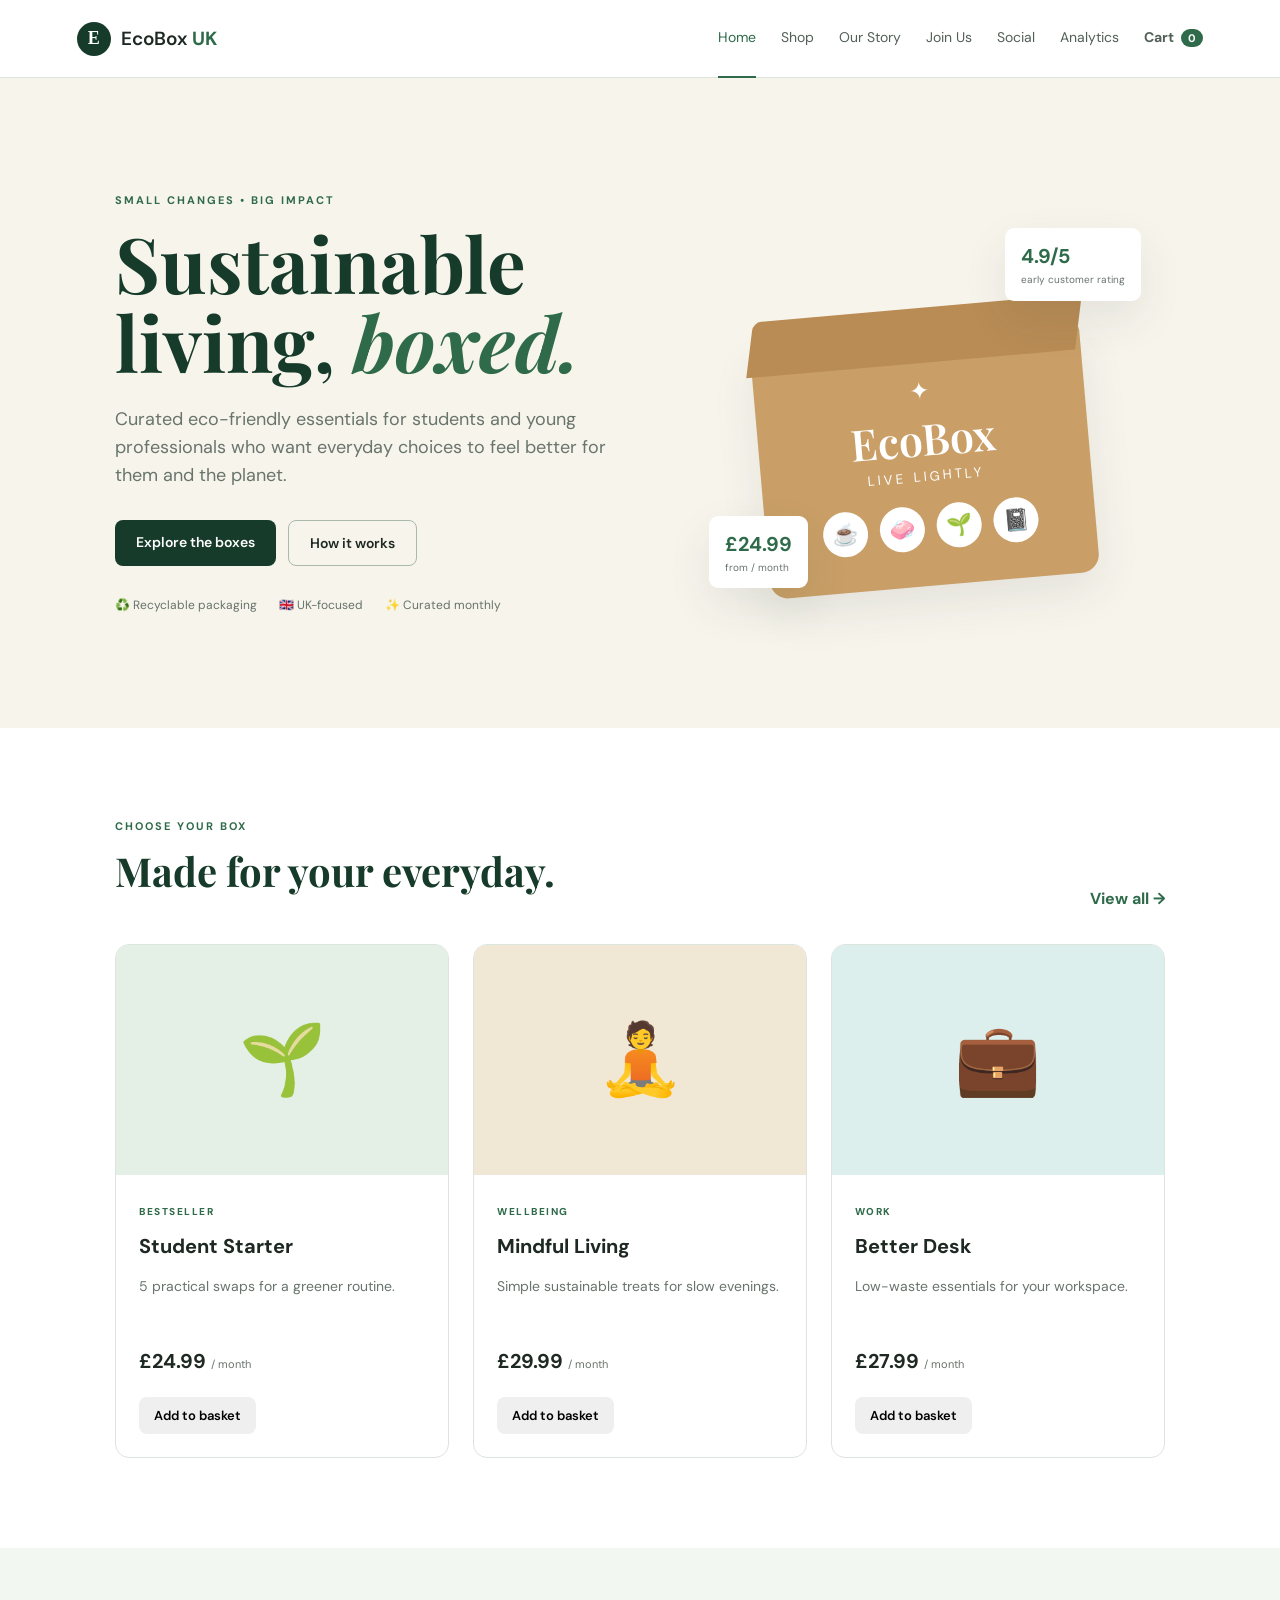
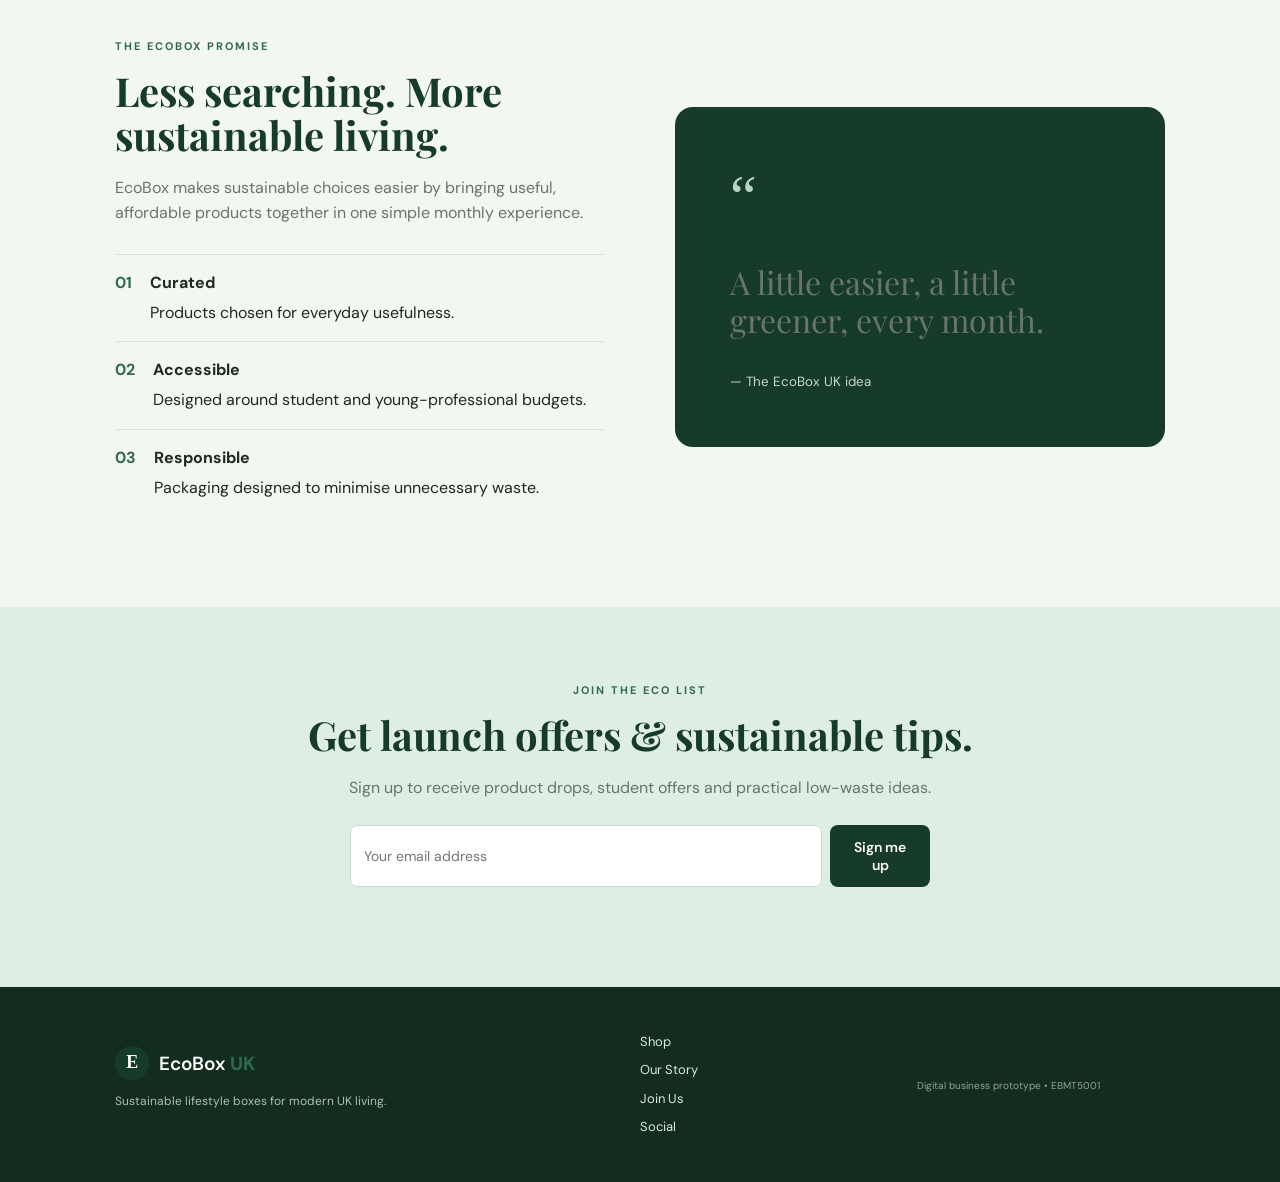
<file: index.html>
<!DOCTYPE html>
<html lang="en">
<head>
<meta charset="UTF-8"><meta name="viewport" content="width=device-width,initial-scale=1.0">
<title>EcoBox UK | Sustainable Lifestyle Boxes</title>
<link rel="stylesheet" href="style.css">
</head>
<body>
<header class="site-header">
  <a class="brand" href="index.html"><span class="brand-mark">E</span><span>EcoBox <b>UK</b></span></a>
  <button class="menu-toggle" aria-label="Open menu">☰</button>
  <nav class="nav">
    <a class="active" href="index.html">Home</a><a href="shop.html">Shop</a><a href="about.html">Our Story</a>
    <a href="signup.html">Join Us</a><a href="social.html">Social</a><a href="analytics.html">Analytics</a>
    <a class="cart-link" href="cart.html">Cart <span id="cart-count">0</span></a>
  </nav>
</header>

<main>
<section class="hero">
  <div class="hero-copy">
    <span class="eyebrow">SMALL CHANGES • BIG IMPACT</span>
    <h1>Sustainable living, <em>boxed.</em></h1>
    <p>Curated eco-friendly essentials for students and young professionals who want everyday choices to feel better for them and the planet.</p>
    <div class="hero-actions"><a class="btn primary" href="shop.html">Explore the boxes</a><a class="btn secondary" href="about.html">How it works</a></div>
    <div class="trust-row"><span>♻️ Recyclable packaging</span><span>🇬🇧 UK-focused</span><span>✨ Curated monthly</span></div>
  </div>
  <div class="hero-art">
    <div class="box-shadow"></div><div class="eco-box"><span class="leaf">✦</span><strong>EcoBox</strong><small>LIVE LIGHTLY</small><div class="box-items"><i>☕</i><i>🧼</i><i>🌱</i><i>📓</i></div></div>
    <div class="floating-card fc1"><b>4.9/5</b><small>early customer rating</small></div>
    <div class="floating-card fc2"><b>£24.99</b><small>from / month</small></div>
  </div>
</section>

<section class="section">
  <div class="section-heading"><div><span class="eyebrow">CHOOSE YOUR BOX</span><h2>Made for your everyday.</h2></div><a href="shop.html" class="text-link">View all →</a></div>
  <div class="product-grid">
    <article class="product-card"><div class="product-visual sage">🌱</div><div class="product-info"><span class="tag">BESTSELLER</span><h3>Student Starter</h3><p>5 practical swaps for a greener routine.</p><div class="price">£24.99 <small>/ month</small></div><button class="btn small add-cart" data-name="Student Starter" data-price="24.99">Add to basket</button></div></article>
    <article class="product-card"><div class="product-visual sand">🧘</div><div class="product-info"><span class="tag">WELLBEING</span><h3>Mindful Living</h3><p>Simple sustainable treats for slow evenings.</p><div class="price">£29.99 <small>/ month</small></div><button class="btn small add-cart" data-name="Mindful Living" data-price="29.99">Add to basket</button></div></article>
    <article class="product-card"><div class="product-visual mint">💼</div><div class="product-info"><span class="tag">WORK</span><h3>Better Desk</h3><p>Low-waste essentials for your workspace.</p><div class="price">£27.99 <small>/ month</small></div><button class="btn small add-cart" data-name="Better Desk" data-price="27.99">Add to basket</button></div></article>
  </div>
</section>

<section class="split-section">
  <div><span class="eyebrow">THE ECOBOX PROMISE</span><h2>Less searching. More sustainable living.</h2><p>EcoBox makes sustainable choices easier by bringing useful, affordable products together in one simple monthly experience.</p><div class="feature-list"><div><b>01</b><span><strong>Curated</strong> Products chosen for everyday usefulness.</span></div><div><b>02</b><span><strong>Accessible</strong> Designed around student and young-professional budgets.</span></div><div><b>03</b><span><strong>Responsible</strong> Packaging designed to minimise unnecessary waste.</span></div></div></div>
  <div class="quote-card"><span>“</span><p>A little easier, a little greener, every month.</p><small>— The EcoBox UK idea</small></div>
</section>

<section class="newsletter">
  <div><span class="eyebrow">JOIN THE ECO LIST</span><h2>Get launch offers & sustainable tips.</h2><p>Sign up to receive product drops, student offers and practical low-waste ideas.</p>
  <form class="signup-form" onsubmit="return saveSignup(event)"><input id="home-email" type="email" placeholder="Your email address" required><button class="btn primary">Sign me up</button></form><div id="signup-message" class="form-message"></div></div>
</section>
</main>
<footer><div><a class="brand" href="index.html"><span class="brand-mark">E</span><span>EcoBox <b>UK</b></span></a><p>Sustainable lifestyle boxes for modern UK living.</p></div><div class="footer-links"><a href="shop.html">Shop</a><a href="about.html">Our Story</a><a href="signup.html">Join Us</a><a href="social.html">Social</a></div><div><small>Digital business prototype • EBMT5001</small></div></footer>
<script src="script.js"></script>
</body></html>
</file>
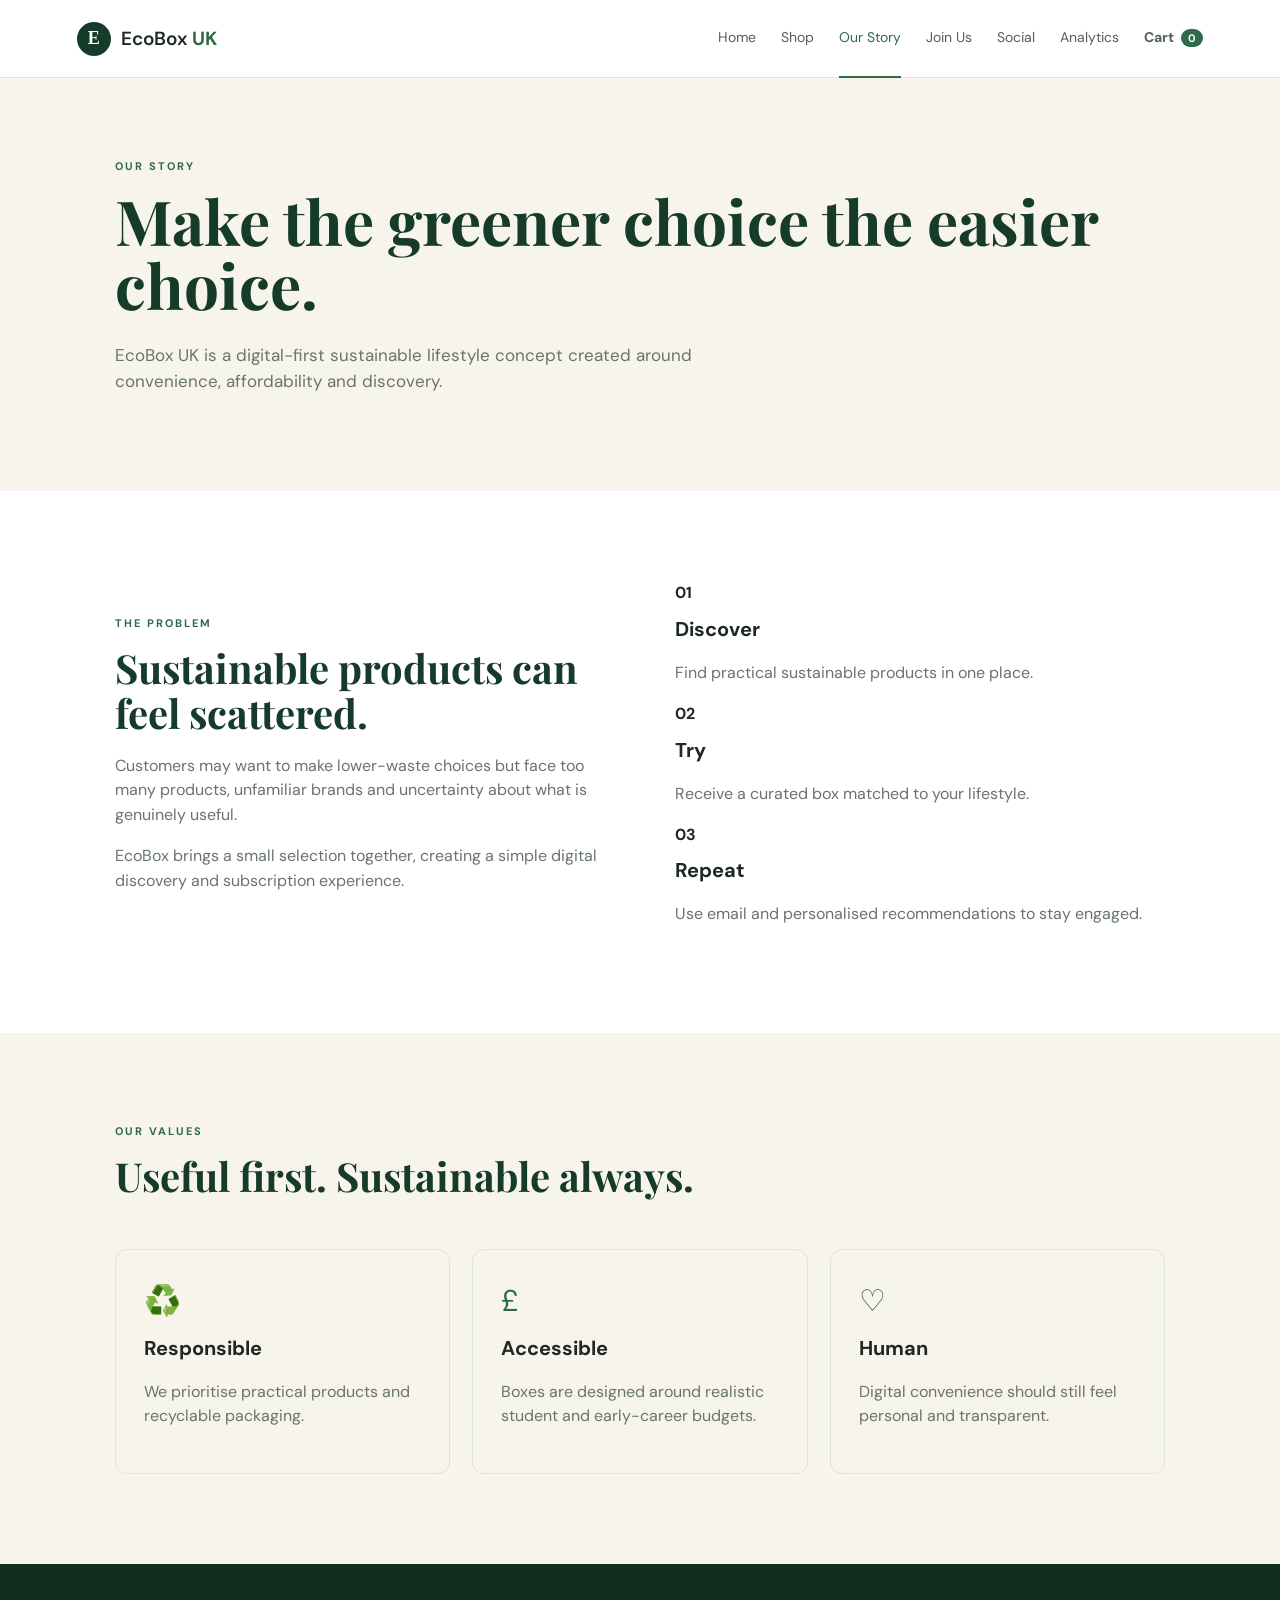
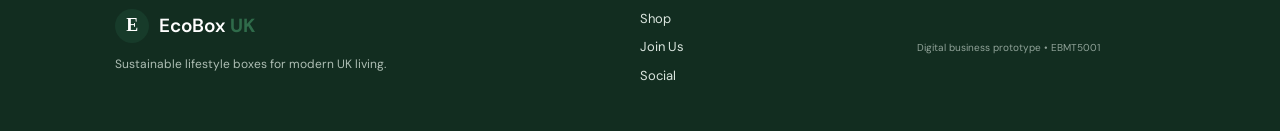
<file: about.html>
<!DOCTYPE html><html lang="en"><head><meta charset="UTF-8"><meta name="viewport" content="width=device-width,initial-scale=1"><title>Our Story | EcoBox UK</title><link rel="stylesheet" href="style.css"></head><body>
<header class="site-header"><a class="brand" href="index.html"><span class="brand-mark">E</span><span>EcoBox <b>UK</b></span></a><button class="menu-toggle">☰</button><nav class="nav"><a href="index.html">Home</a><a href="shop.html">Shop</a><a class="active" href="about.html">Our Story</a><a href="signup.html">Join Us</a><a href="social.html">Social</a><a href="analytics.html">Analytics</a><a class="cart-link" href="cart.html">Cart <span id="cart-count">0</span></a></nav></header>
<main><section class="page-hero"><span class="eyebrow">OUR STORY</span><h1>Make the greener choice the easier choice.</h1><p>EcoBox UK is a digital-first sustainable lifestyle concept created around convenience, affordability and discovery.</p></section>
<section class="split-section compact"><div><span class="eyebrow">THE PROBLEM</span><h2>Sustainable products can feel scattered.</h2><p>Customers may want to make lower-waste choices but face too many products, unfamiliar brands and uncertainty about what is genuinely useful.</p><p>EcoBox brings a small selection together, creating a simple digital discovery and subscription experience.</p></div><div class="stat-card"><strong>01</strong><h3>Discover</h3><p>Find practical sustainable products in one place.</p><strong>02</strong><h3>Try</h3><p>Receive a curated box matched to your lifestyle.</p><strong>03</strong><h3>Repeat</h3><p>Use email and personalised recommendations to stay engaged.</p></div></section>
<section class="section light"><div class="section-heading"><div><span class="eyebrow">OUR VALUES</span><h2>Useful first. Sustainable always.</h2></div></div><div class="values"><div><span>♻️</span><h3>Responsible</h3><p>We prioritise practical products and recyclable packaging.</p></div><div><span>£</span><h3>Accessible</h3><p>Boxes are designed around realistic student and early-career budgets.</p></div><div><span>♡</span><h3>Human</h3><p>Digital convenience should still feel personal and transparent.</p></div></div></section></main>
<footer><div><a class="brand" href="index.html"><span class="brand-mark">E</span><span>EcoBox <b>UK</b></span></a><p>Sustainable lifestyle boxes for modern UK living.</p></div><div class="footer-links"><a href="shop.html">Shop</a><a href="signup.html">Join Us</a><a href="social.html">Social</a></div><small>Digital business prototype • EBMT5001</small></footer><script src="script.js"></script></body></html>
</file>
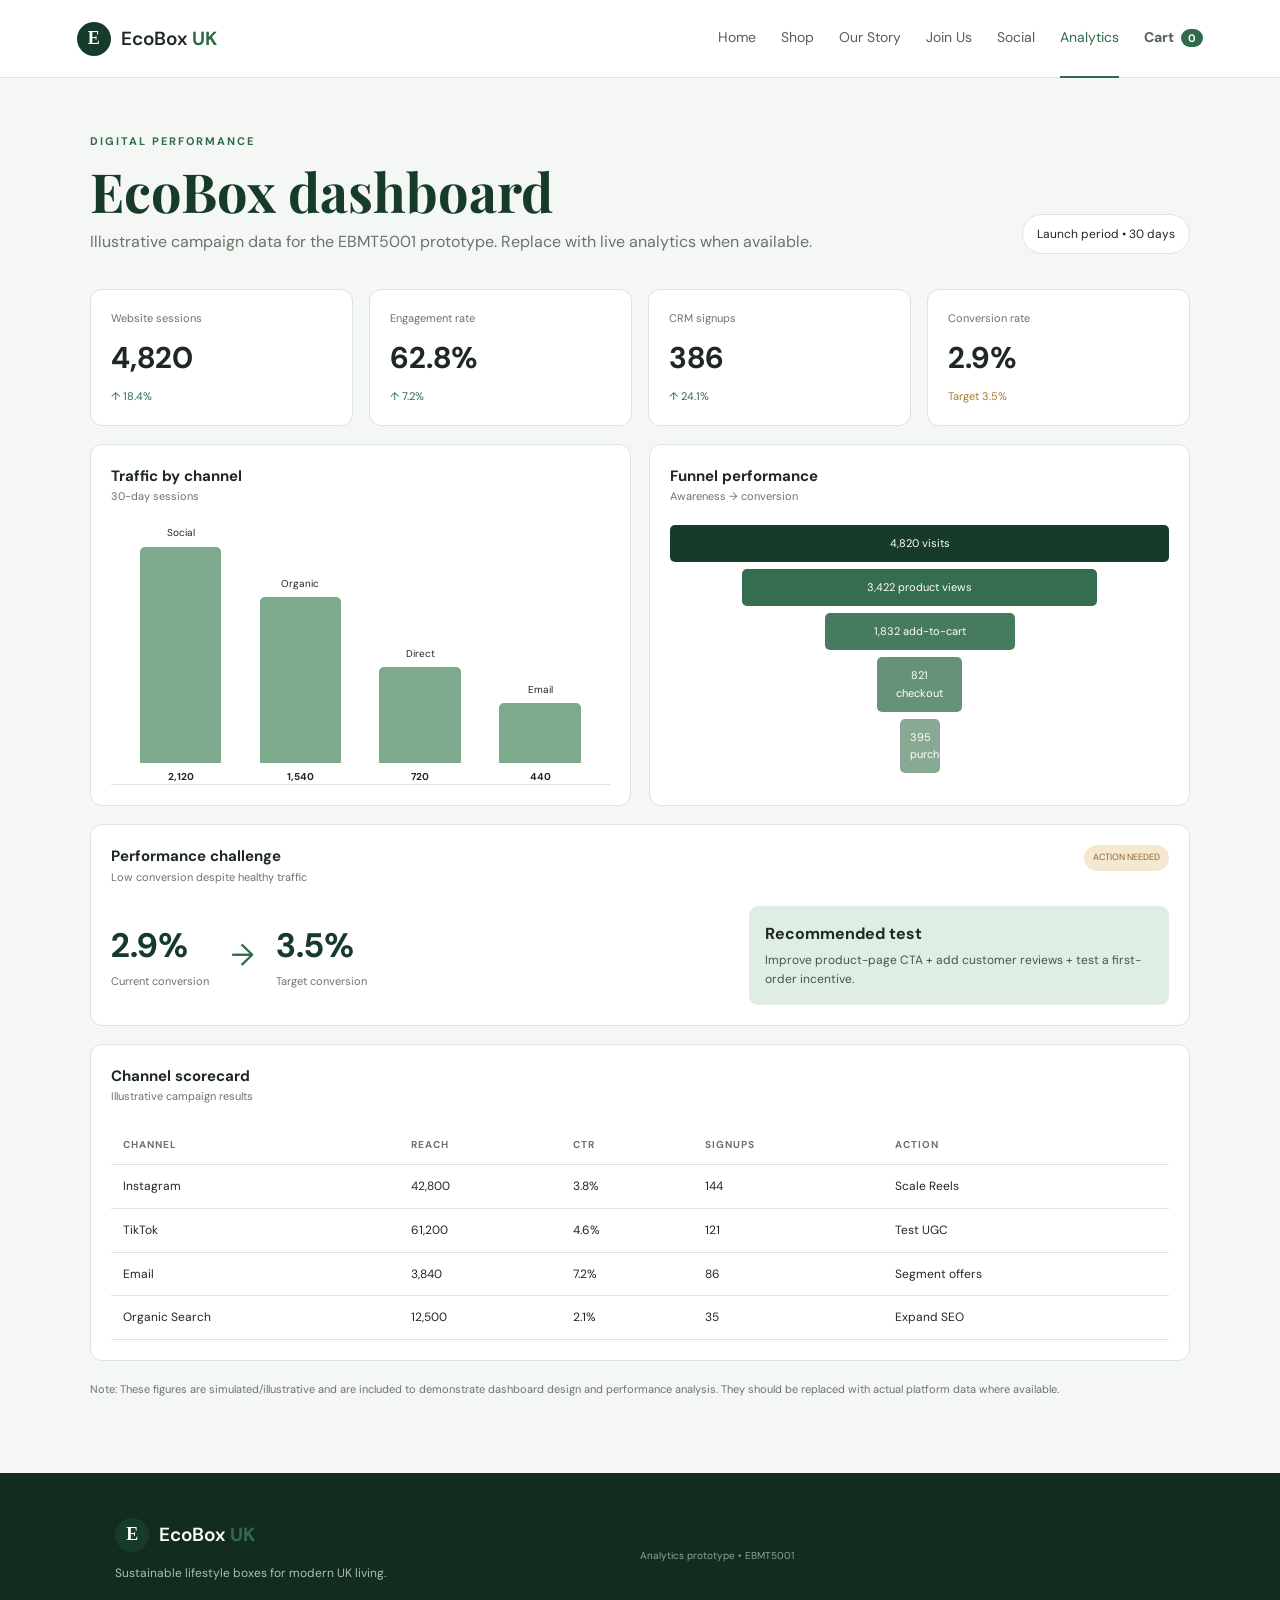
<file: analytics.html>
<!DOCTYPE html><html lang="en"><head><meta charset="UTF-8"><meta name="viewport" content="width=device-width,initial-scale=1"><title>Analytics Dashboard | EcoBox UK</title><link rel="stylesheet" href="style.css"></head><body>
<header class="site-header"><a class="brand" href="index.html"><span class="brand-mark">E</span><span>EcoBox <b>UK</b></span></a><button class="menu-toggle">☰</button><nav class="nav"><a href="index.html">Home</a><a href="shop.html">Shop</a><a href="about.html">Our Story</a><a href="signup.html">Join Us</a><a href="social.html">Social</a><a class="active" href="analytics.html">Analytics</a><a class="cart-link" href="cart.html">Cart <span id="cart-count">0</span></a></nav></header>
<main class="dashboard"><section class="dash-head"><div><span class="eyebrow">DIGITAL PERFORMANCE</span><h1>EcoBox dashboard</h1><p>Illustrative campaign data for the EBMT5001 prototype. Replace with live analytics when available.</p></div><span class="date-pill">Launch period • 30 days</span></section>
<div class="kpi-grid"><div class="kpi"><span>Website sessions</span><strong>4,820</strong><small class="up">↑ 18.4%</small></div><div class="kpi"><span>Engagement rate</span><strong>62.8%</strong><small class="up">↑ 7.2%</small></div><div class="kpi"><span>CRM signups</span><strong>386</strong><small class="up">↑ 24.1%</small></div><div class="kpi"><span>Conversion rate</span><strong>2.9%</strong><small class="warn">Target 3.5%</small></div></div>
<div class="dash-grid"><section class="chart-card"><div class="card-title"><div><b>Traffic by channel</b><small>30-day sessions</small></div></div><div class="bar-chart"><div><span>Social</span><i style="height:88%"></i><b>2,120</b></div><div><span>Organic</span><i style="height:64%"></i><b>1,540</b></div><div><span>Direct</span><i style="height:37%"></i><b>720</b></div><div><span>Email</span><i style="height:23%"></i><b>440</b></div></div></section>
<section class="chart-card"><div class="card-title"><div><b>Funnel performance</b><small>Awareness → conversion</small></div></div><div class="funnel"><div style="width:100%">4,820 visits</div><div style="width:71%">3,422 product views</div><div style="width:38%">1,832 add-to-cart</div><div style="width:17%">821 checkout</div><div style="width:8%">395 purchases</div></div></section>
<section class="chart-card wide"><div class="card-title"><div><b>Performance challenge</b><small>Low conversion despite healthy traffic</small></div><span class="badge warning">ACTION NEEDED</span></div><div class="challenge"><div><strong>2.9%</strong><span>Current conversion</span></div><div class="arrow">→</div><div><strong>3.5%</strong><span>Target conversion</span></div><div class="action-box"><b>Recommended test</b><span>Improve product-page CTA + add customer reviews + test a first-order incentive.</span></div></div></section>
<section class="table-card wide"><div class="card-title"><div><b>Channel scorecard</b><small>Illustrative campaign results</small></div></div><table><thead><tr><th>Channel</th><th>Reach</th><th>CTR</th><th>Signups</th><th>Action</th></tr></thead><tbody><tr><td>Instagram</td><td>42,800</td><td>3.8%</td><td>144</td><td>Scale Reels</td></tr><tr><td>TikTok</td><td>61,200</td><td>4.6%</td><td>121</td><td>Test UGC</td></tr><tr><td>Email</td><td>3,840</td><td>7.2%</td><td>86</td><td>Segment offers</td></tr><tr><td>Organic Search</td><td>12,500</td><td>2.1%</td><td>35</td><td>Expand SEO</td></tr></tbody></table></section></div>
<p class="data-note">Note: These figures are simulated/illustrative and are included to demonstrate dashboard design and performance analysis. They should be replaced with actual platform data where available.</p>
</main><footer><div><a class="brand" href="index.html"><span class="brand-mark">E</span><span>EcoBox <b>UK</b></span></a><p>Sustainable lifestyle boxes for modern UK living.</p></div><small>Analytics prototype • EBMT5001</small></footer><script src="script.js"></script></body></html>
</file>
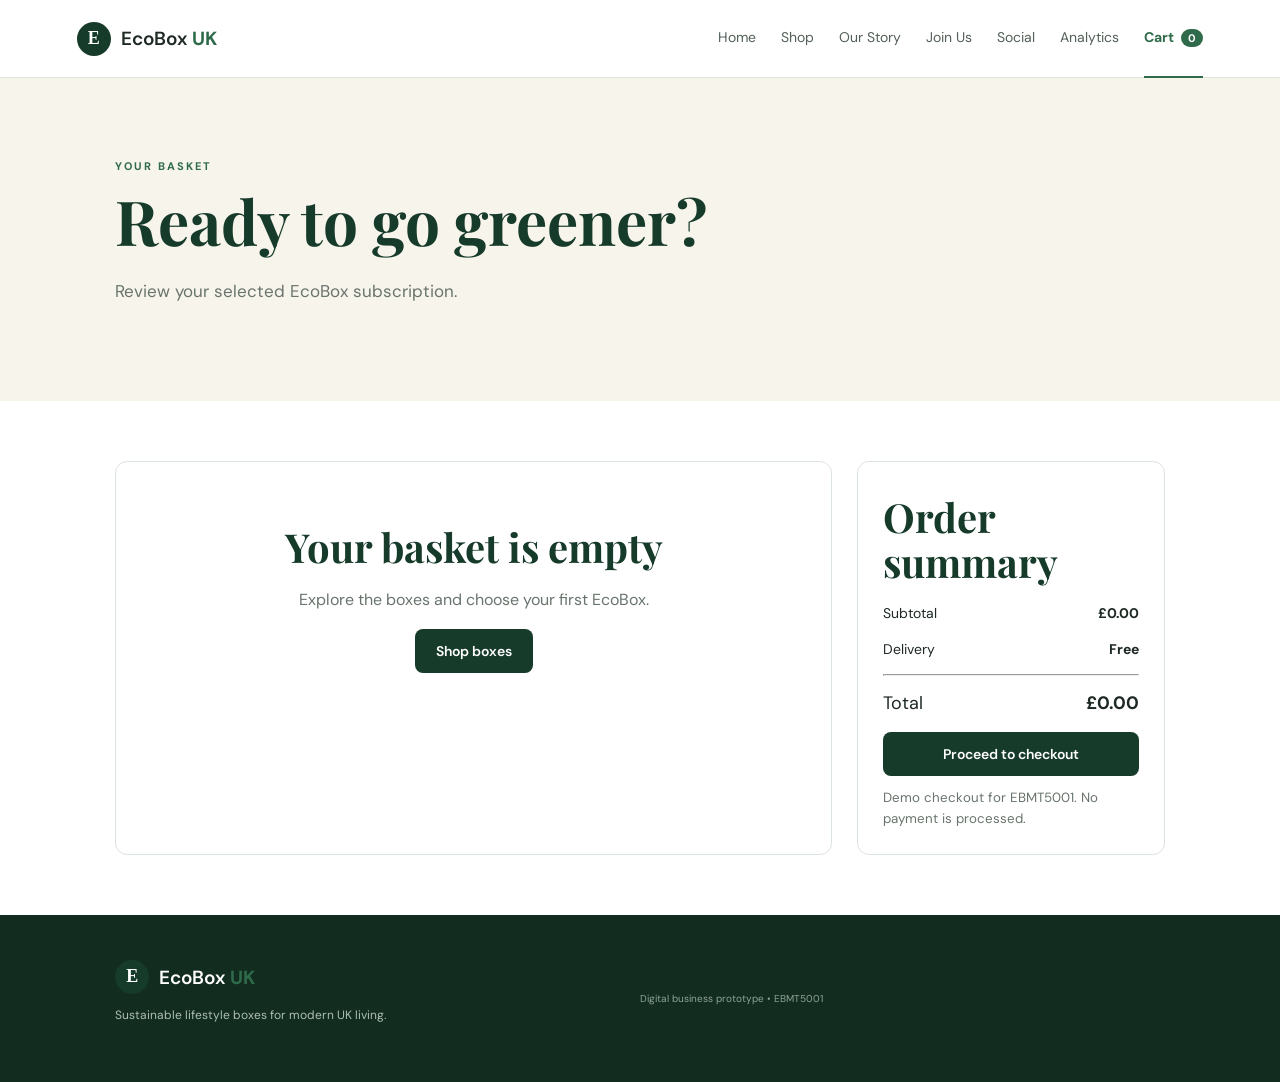
<file: cart.html>
<!DOCTYPE html><html lang="en"><head><meta charset="UTF-8"><meta name="viewport" content="width=device-width,initial-scale=1"><title>Basket | EcoBox UK</title><link rel="stylesheet" href="style.css"></head><body>
<header class="site-header"><a class="brand" href="index.html"><span class="brand-mark">E</span><span>EcoBox <b>UK</b></span></a><button class="menu-toggle">☰</button><nav class="nav"><a href="index.html">Home</a><a href="shop.html">Shop</a><a href="about.html">Our Story</a><a href="signup.html">Join Us</a><a href="social.html">Social</a><a href="analytics.html">Analytics</a><a class="cart-link active" href="cart.html">Cart <span id="cart-count">0</span></a></nav></header>
<main><section class="page-hero"><span class="eyebrow">YOUR BASKET</span><h1>Ready to go greener?</h1><p>Review your selected EcoBox subscription.</p></section><section class="cart-section"><div id="cart-items" class="cart-items"></div><aside class="summary"><h2>Order summary</h2><div><span>Subtotal</span><b id="cart-total">£0.00</b></div><div><span>Delivery</span><b>Free</b></div><hr><div class="total"><span>Total</span><b id="cart-grand">£0.00</b></div><button class="btn primary full" onclick="alert('Prototype checkout: no payment is processed.')">Proceed to checkout</button><small>Demo checkout for EBMT5001. No payment is processed.</small></aside></section></main>
<footer><div><a class="brand" href="index.html"><span class="brand-mark">E</span><span>EcoBox <b>UK</b></span></a><p>Sustainable lifestyle boxes for modern UK living.</p></div><small>Digital business prototype • EBMT5001</small></footer><script src="script.js"></script></body></html>
</file>
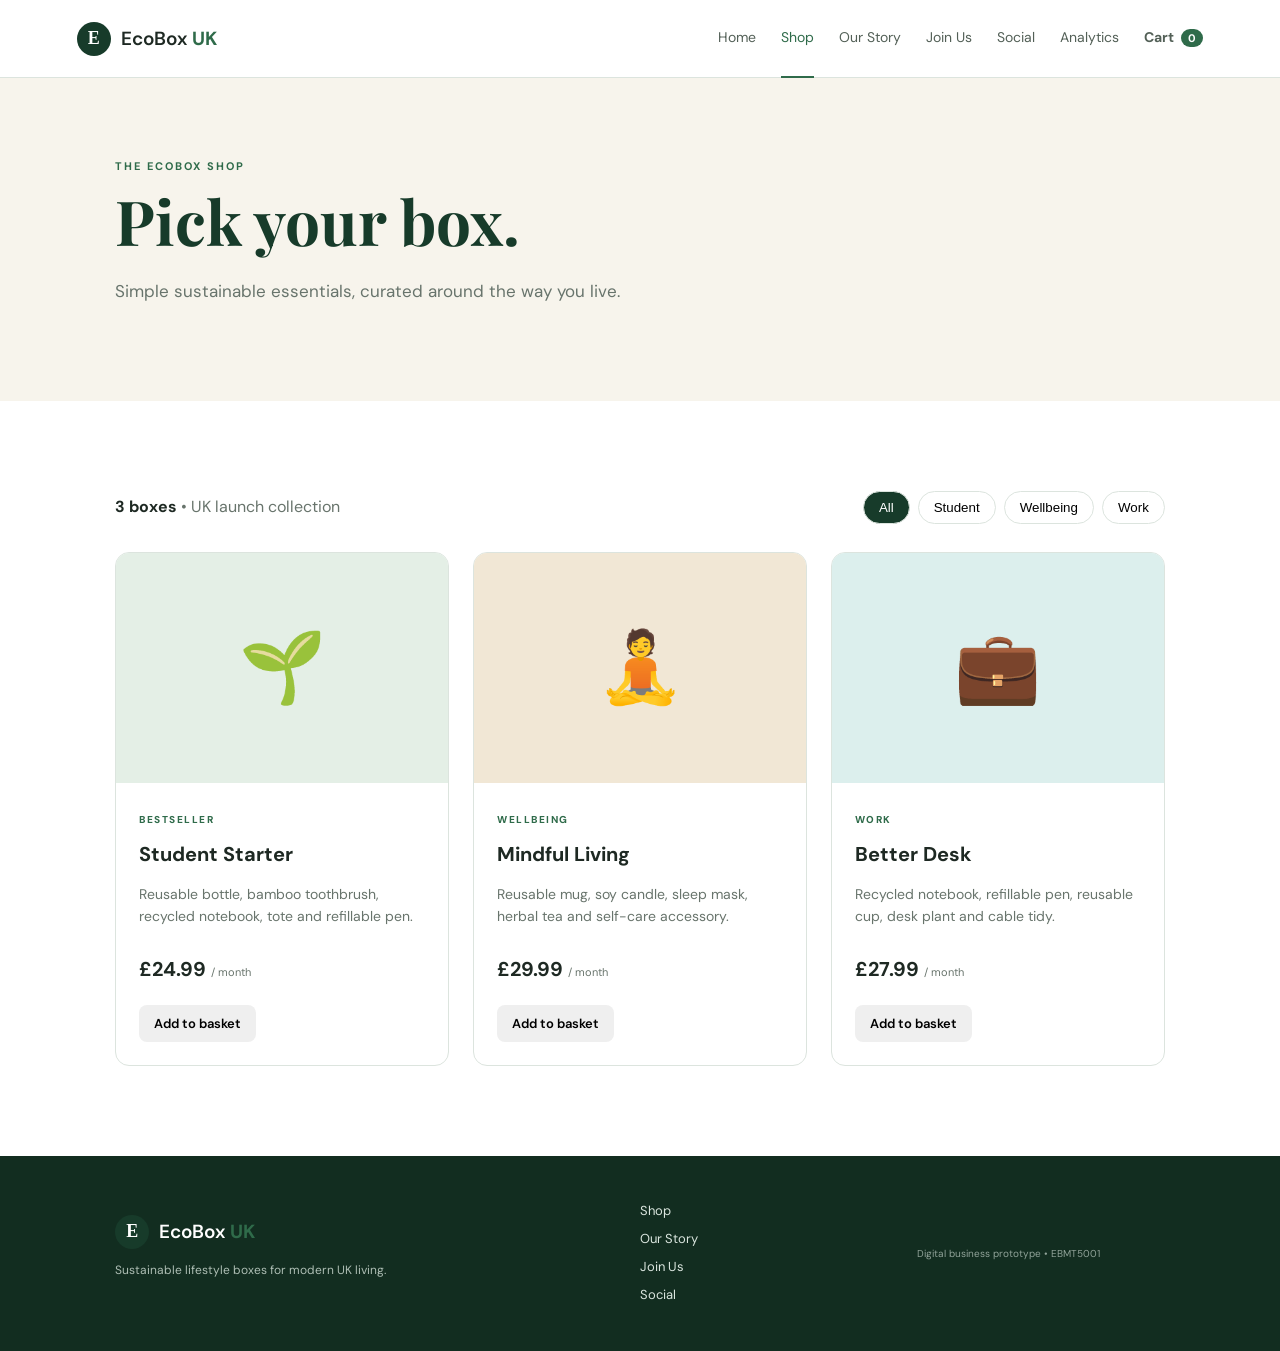
<file: shop.html>
<!DOCTYPE html><html lang="en"><head><meta charset="UTF-8"><meta name="viewport" content="width=device-width,initial-scale=1"><title>Shop | EcoBox UK</title><link rel="stylesheet" href="style.css"></head><body>
<header class="site-header"><a class="brand" href="index.html"><span class="brand-mark">E</span><span>EcoBox <b>UK</b></span></a><button class="menu-toggle">☰</button><nav class="nav"><a href="index.html">Home</a><a class="active" href="shop.html">Shop</a><a href="about.html">Our Story</a><a href="signup.html">Join Us</a><a href="social.html">Social</a><a href="analytics.html">Analytics</a><a class="cart-link" href="cart.html">Cart <span id="cart-count">0</span></a></nav></header>
<main><section class="page-hero"><span class="eyebrow">THE ECOBOX SHOP</span><h1>Pick your box.</h1><p>Simple sustainable essentials, curated around the way you live.</p></section>
<section class="section"><div class="filter-row"><div><strong>3 boxes</strong><span class="muted"> • UK launch collection</span></div><div class="filters"><button class="filter active" data-filter="all">All</button><button class="filter" data-filter="student">Student</button><button class="filter" data-filter="wellbeing">Wellbeing</button><button class="filter" data-filter="work">Work</button></div></div>
<div class="product-grid shop-grid">
<article class="product-card shop-item" data-cat="student"><div class="product-visual sage">🌱</div><div class="product-info"><span class="tag">BESTSELLER</span><h3>Student Starter</h3><p>Reusable bottle, bamboo toothbrush, recycled notebook, tote and refillable pen.</p><div class="price">£24.99 <small>/ month</small></div><button class="btn small add-cart" data-name="Student Starter" data-price="24.99">Add to basket</button></div></article>
<article class="product-card shop-item" data-cat="wellbeing"><div class="product-visual sand">🧘</div><div class="product-info"><span class="tag">WELLBEING</span><h3>Mindful Living</h3><p>Reusable mug, soy candle, sleep mask, herbal tea and self-care accessory.</p><div class="price">£29.99 <small>/ month</small></div><button class="btn small add-cart" data-name="Mindful Living" data-price="29.99">Add to basket</button></div></article>
<article class="product-card shop-item" data-cat="work"><div class="product-visual mint">💼</div><div class="product-info"><span class="tag">WORK</span><h3>Better Desk</h3><p>Recycled notebook, refillable pen, reusable cup, desk plant and cable tidy.</p><div class="price">£27.99 <small>/ month</small></div><button class="btn small add-cart" data-name="Better Desk" data-price="27.99">Add to basket</button></div></article>
</div></section></main>
<footer><div><a class="brand" href="index.html"><span class="brand-mark">E</span><span>EcoBox <b>UK</b></span></a><p>Sustainable lifestyle boxes for modern UK living.</p></div><div class="footer-links"><a href="shop.html">Shop</a><a href="about.html">Our Story</a><a href="signup.html">Join Us</a><a href="social.html">Social</a></div><small>Digital business prototype • EBMT5001</small></footer><script src="script.js"></script></body></html>
</file>
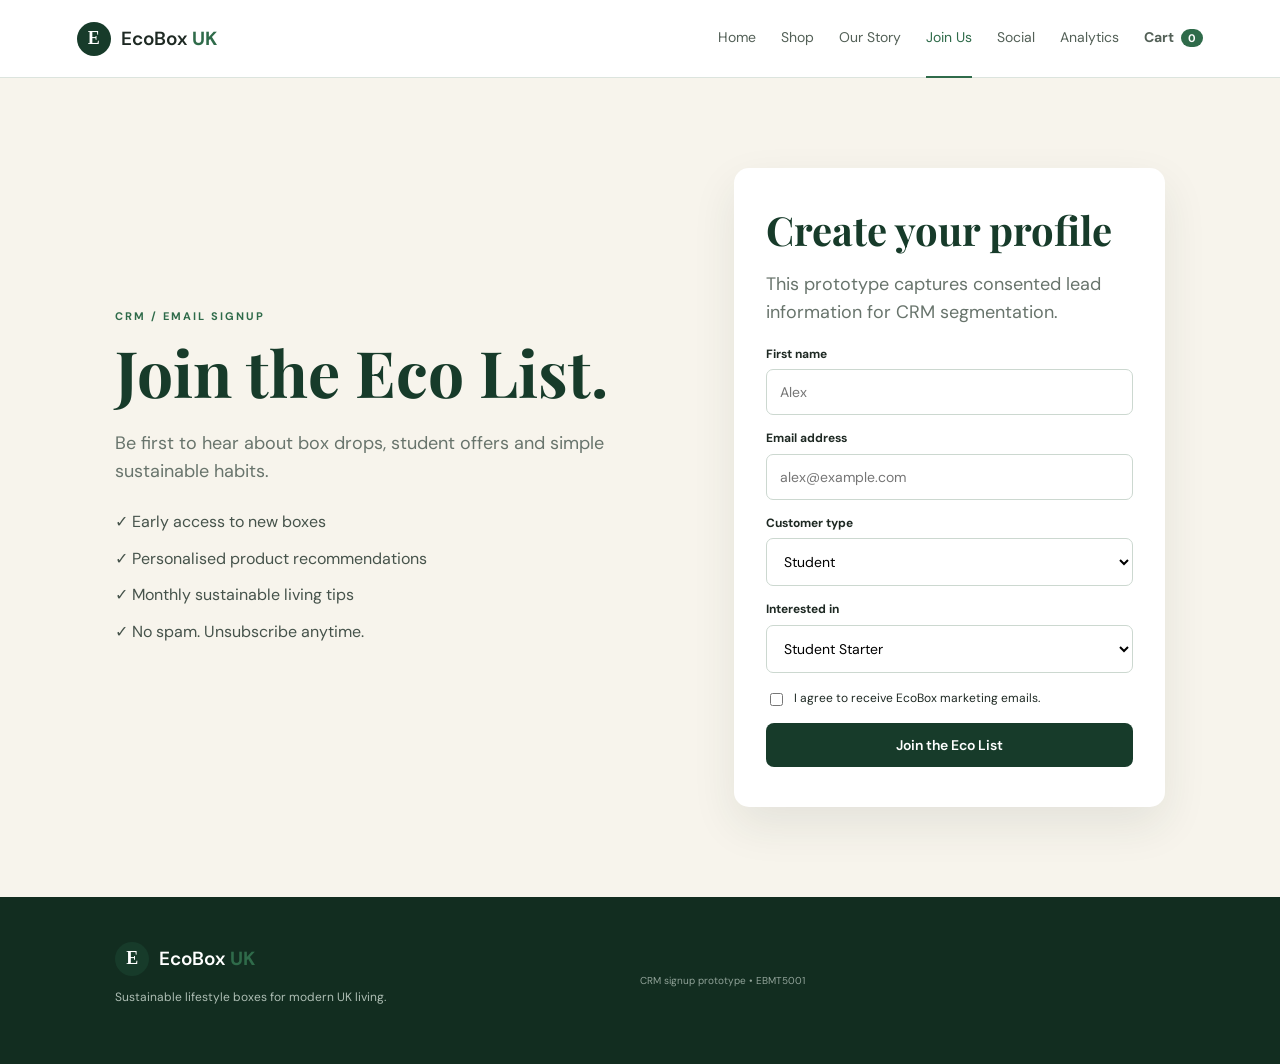
<file: signup.html>
<!DOCTYPE html><html lang="en"><head><meta charset="UTF-8"><meta name="viewport" content="width=device-width,initial-scale=1"><title>Join EcoBox UK</title><link rel="stylesheet" href="style.css"></head><body>
<header class="site-header"><a class="brand" href="index.html"><span class="brand-mark">E</span><span>EcoBox <b>UK</b></span></a><button class="menu-toggle">☰</button><nav class="nav"><a href="index.html">Home</a><a href="shop.html">Shop</a><a href="about.html">Our Story</a><a class="active" href="signup.html">Join Us</a><a href="social.html">Social</a><a href="analytics.html">Analytics</a><a class="cart-link" href="cart.html">Cart <span id="cart-count">0</span></a></nav></header>
<main><section class="signup-layout"><div><span class="eyebrow">CRM / EMAIL SIGNUP</span><h1>Join the Eco List.</h1><p>Be first to hear about box drops, student offers and simple sustainable habits.</p><ul class="check-list"><li>✓ Early access to new boxes</li><li>✓ Personalised product recommendations</li><li>✓ Monthly sustainable living tips</li><li>✓ No spam. Unsubscribe anytime.</li></ul></div><div class="form-card"><h2>Create your profile</h2><p class="muted">This prototype captures consented lead information for CRM segmentation.</p><form id="crm-form" onsubmit="return saveCRM(event)"><label>First name<input id="first-name" required placeholder="Alex"></label><label>Email address<input id="crm-email" type="email" required placeholder="alex@example.com"></label><label>Customer type<select id="customer-type"><option>Student</option><option>Young professional</option><option>Gift buyer</option></select></label><label>Interested in<select id="interest"><option>Student Starter</option><option>Mindful Living</option><option>Better Desk</option><option>All boxes</option></select></label><label class="consent"><input type="checkbox" required> I agree to receive EcoBox marketing emails.</label><button class="btn primary full">Join the Eco List</button></form><div id="crm-message" class="form-message"></div></div></section></main>
<footer><div><a class="brand" href="index.html"><span class="brand-mark">E</span><span>EcoBox <b>UK</b></span></a><p>Sustainable lifestyle boxes for modern UK living.</p></div><small>CRM signup prototype • EBMT5001</small></footer><script src="script.js"></script></body></html>
</file>
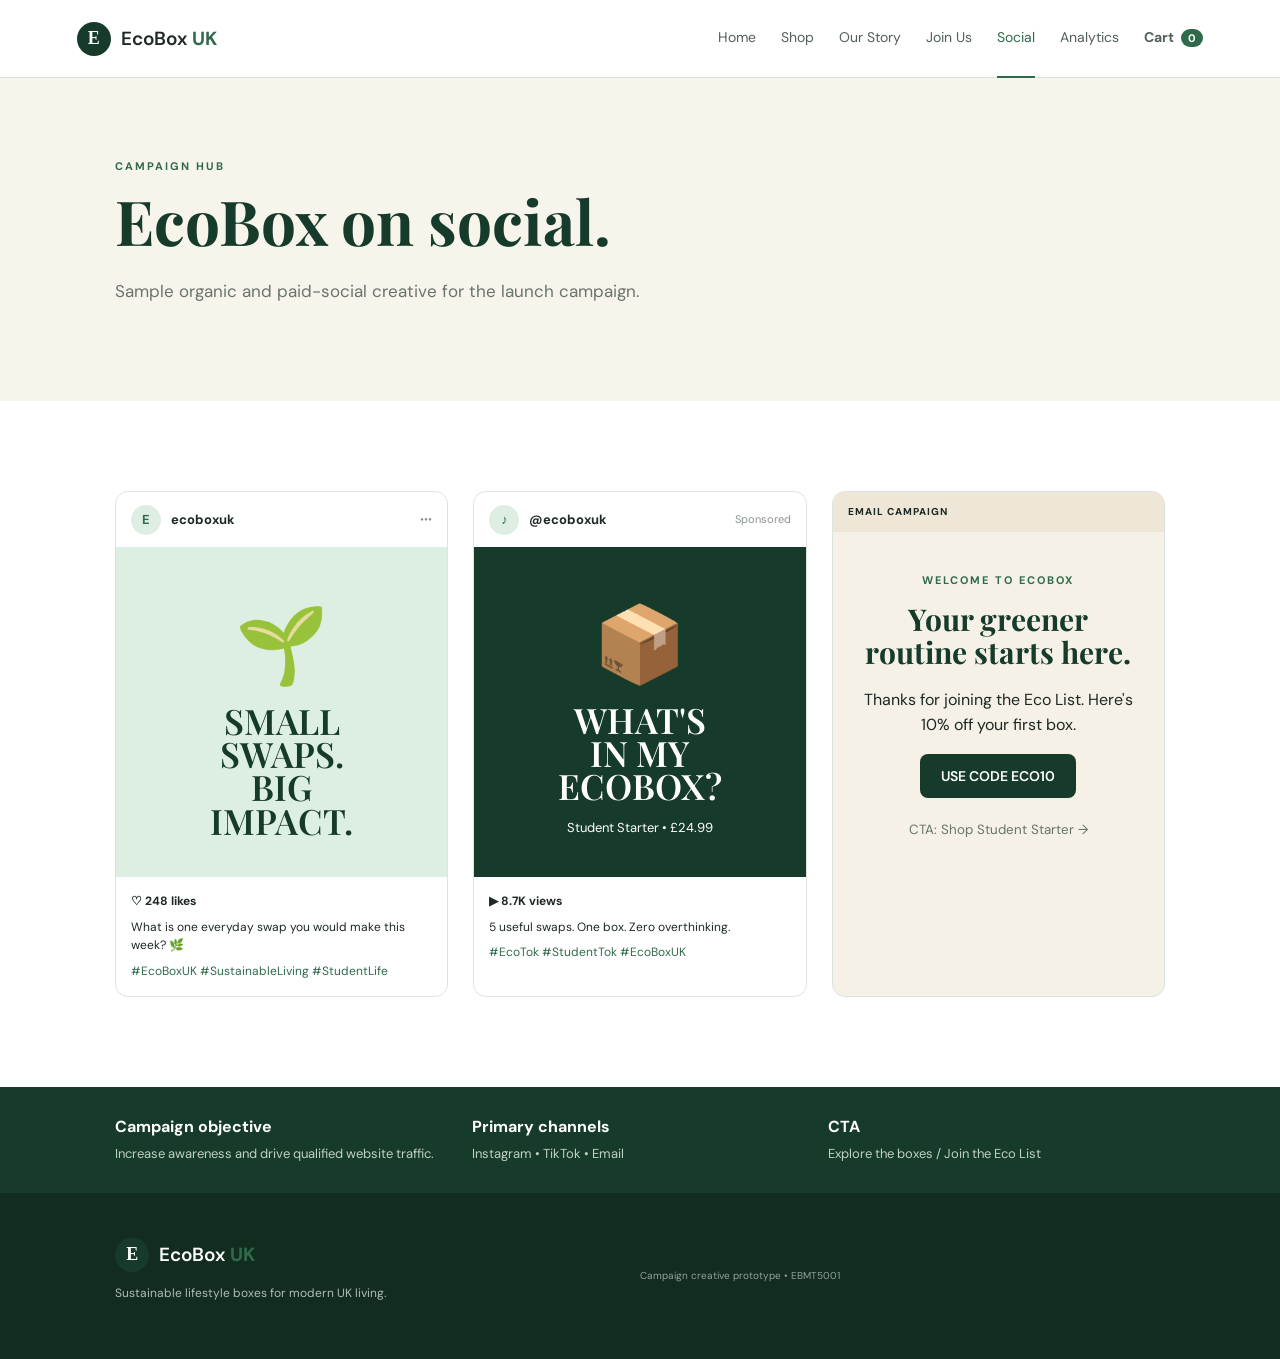
<file: social.html>
<!DOCTYPE html><html lang="en"><head><meta charset="UTF-8"><meta name="viewport" content="width=device-width,initial-scale=1"><title>Social Campaign | EcoBox UK</title><link rel="stylesheet" href="style.css"></head><body>
<header class="site-header"><a class="brand" href="index.html"><span class="brand-mark">E</span><span>EcoBox <b>UK</b></span></a><button class="menu-toggle">☰</button><nav class="nav"><a href="index.html">Home</a><a href="shop.html">Shop</a><a href="about.html">Our Story</a><a href="signup.html">Join Us</a><a class="active" href="social.html">Social</a><a href="analytics.html">Analytics</a><a class="cart-link" href="cart.html">Cart <span id="cart-count">0</span></a></nav></header>
<main><section class="page-hero"><span class="eyebrow">CAMPAIGN HUB</span><h1>EcoBox on social.</h1><p>Sample organic and paid-social creative for the launch campaign.</p></section>
<section class="section"><div class="social-grid">
<article class="social-post instagram"><div class="post-head"><span class="avatar">E</span><b>ecoboxuk</b><span>•••</span></div><div class="post-art">🌱<strong>SMALL<br>SWAPS.<br>BIG<br>IMPACT.</strong></div><div class="post-copy"><b>♡ 248 likes</b><p>What is one everyday swap you would make this week? 🌿</p><span>#EcoBoxUK #SustainableLiving #StudentLife</span></div></article>
<article class="social-post tiktok"><div class="post-head"><span class="avatar">♪</span><b>@ecoboxuk</b><span>Sponsored</span></div><div class="post-art dark">📦<strong>WHAT'S<br>IN MY<br>ECOBOX?</strong><small>Student Starter • £24.99</small></div><div class="post-copy"><b>▶ 8.7K views</b><p>5 useful swaps. One box. Zero overthinking.</p><span>#EcoTok #StudentTok #EcoBoxUK</span></div></article>
<article class="social-post email-post"><div class="email-label">EMAIL CAMPAIGN</div><div class="email-body"><span class="eyebrow">WELCOME TO ECOBOX</span><h2>Your greener routine starts here.</h2><p>Thanks for joining the Eco List. Here's 10% off your first box.</p><button class="btn primary">USE CODE ECO10</button><small>CTA: Shop Student Starter →</small></div></article>
</div></section>
<section class="campaign-strip"><div><b>Campaign objective</b><span>Increase awareness and drive qualified website traffic.</span></div><div><b>Primary channels</b><span>Instagram • TikTok • Email</span></div><div><b>CTA</b><span>Explore the boxes / Join the Eco List</span></div></section></main>
<footer><div><a class="brand" href="index.html"><span class="brand-mark">E</span><span>EcoBox <b>UK</b></span></a><p>Sustainable lifestyle boxes for modern UK living.</p></div><small>Campaign creative prototype • EBMT5001</small></footer><script src="script.js"></script></body></html>
</file>
<file: style.css>
@import url('https://fonts.googleapis.com/css2?family=DM+Sans:wght@400;500;600;700&family=Playfair+Display:ital,wght@0,600;1,600&display=swap');
:root{--ink:#1e2923;--muted:#68746c;--green:#2f6b4a;--deep:#173b2a;--mint:#dfeee5;--cream:#f7f4ec;--white:#fff;--line:#dce4de;--gold:#b78b4a;--shadow:0 18px 45px rgba(28,55,40,.09)}
*{box-sizing:border-box}body{margin:0;font-family:'DM Sans',sans-serif;color:var(--ink);background:#fff;line-height:1.55}a{text-decoration:none;color:inherit}.site-header{height:78px;border-bottom:1px solid var(--line);display:flex;align-items:center;justify-content:space-between;padding:0 6%;background:rgba(255,255,255,.96);position:sticky;top:0;z-index:10}.brand{display:flex;align-items:center;gap:10px;font-size:19px;font-weight:600}.brand b{color:var(--green)}.brand-mark{display:grid;place-items:center;width:34px;height:34px;border-radius:50%;background:var(--deep);color:white;font-family:Georgia;font-size:18px}.nav{display:flex;gap:25px;align-items:center;font-size:14px;color:#536057}.nav a{padding:28px 0;border-bottom:2px solid transparent}.nav a:hover,.nav .active{color:var(--green);border-color:var(--green)}.cart-link{font-weight:700}.cart-link span{background:var(--green);color:#fff;padding:2px 7px;border-radius:20px;margin-left:4px;font-size:11px}.menu-toggle{display:none;border:0;background:none;font-size:24px}.hero{min-height:650px;background:var(--cream);display:grid;grid-template-columns:1.05fr .95fr;align-items:center;padding:70px 9%;gap:40px}.eyebrow{letter-spacing:2px;font-size:11px;font-weight:700;color:var(--green);display:block;margin-bottom:14px}.hero h1,.page-hero h1,.signup-layout h1,.dash-head h1{font-family:'Playfair Display',serif;font-size:clamp(48px,6vw,78px);line-height:1.03;margin:0 0 25px;color:var(--deep)}h2{font-family:'Playfair Display',serif;font-size:40px;line-height:1.12;margin:8px 0 18px;color:var(--deep)}h3{margin:8px 0;font-size:20px}.hero h1 em{color:var(--green)}.hero-copy>p{font-size:18px;color:var(--muted);max-width:600px}.hero-actions{display:flex;gap:12px;margin:30px 0}.btn{border:0;border-radius:8px;padding:13px 21px;font:600 14px 'DM Sans';cursor:pointer;display:inline-block}.btn.primary{background:var(--deep);color:#fff}.btn.primary:hover{background:var(--green)}.btn.secondary{border:1px solid #aab8ae;background:transparent}.btn.small{padding:10px 15px;font-size:13px}.btn.full{width:100%}.trust-row{display:flex;gap:22px;color:#66736a;font-size:12px;flex-wrap:wrap}.hero-art{height:480px;position:relative;display:grid;place-items:center}.eco-box{width:330px;height:250px;background:#c99f67;border-radius:8px 8px 18px 18px;box-shadow:var(--shadow);transform:rotate(-5deg);display:flex;flex-direction:column;align-items:center;justify-content:center;color:#fff;position:relative}.eco-box:before{content:'';position:absolute;top:-28px;left:0;width:100%;height:55px;background:#b98c55;border-radius:8px 8px 0 0;transform:skew(-12deg)}.eco-box strong{font:600 43px 'Playfair Display';z-index:1}.eco-box small{letter-spacing:3px;z-index:1}.leaf{font-size:24px;z-index:1}.box-items{display:flex;gap:12px;margin-top:18px;z-index:1}.box-items i{font-style:normal;background:#fff;color:var(--green);width:45px;height:45px;border-radius:50%;display:grid;place-items:center;font-size:21px}.floating-card{position:absolute;background:#fff;padding:13px 16px;border-radius:9px;box-shadow:var(--shadow);display:flex;flex-direction:column}.floating-card b{font-size:20px;color:var(--green)}.floating-card small{color:var(--muted);font-size:10px}.fc1{top:65px;right:5%}.fc2{bottom:55px;left:5%}.section{padding:90px 9%}.section.light{background:var(--cream)}.section-heading{display:flex;justify-content:space-between;align-items:end;margin-bottom:32px}.text-link{color:var(--green);font-weight:700}.product-grid{display:grid;grid-template-columns:repeat(3,1fr);gap:24px}.product-card{border:1px solid var(--line);border-radius:14px;overflow:hidden;background:#fff}.product-visual{height:230px;display:grid;place-items:center;font-size:70px}.sage{background:#e4efe6}.sand{background:#f1e7d5}.mint{background:#dcefed}.product-info{padding:23px}.product-info p{color:var(--muted);font-size:14px;min-height:50px}.tag{font-size:10px;font-weight:800;letter-spacing:1.5px;color:var(--green)}.price{font-size:20px;font-weight:700;margin:20px 0}.price small{font-size:11px;color:var(--muted);font-weight:400}.split-section{padding:90px 9%;background:#f3f7f2;display:grid;grid-template-columns:1fr 1fr;gap:70px;align-items:center}.split-section.compact{background:#fff}.split-section p{color:var(--muted)}.feature-list{margin-top:28px}.feature-list>div{display:flex;gap:18px;border-top:1px solid var(--line);padding:16px 0}.feature-list b{color:var(--green)}.feature-list span{display:flex;gap:5px;flex-direction:column}.quote-card{background:var(--deep);color:#fff;padding:55px;border-radius:18px;min-height:310px;display:flex;flex-direction:column;justify-content:center}.quote-card span{font:60px Georgia;color:#b9d5c2}.quote-card p{font:32px 'Playfair Display';line-height:1.2}.quote-card small{color:#c8d8ce}.newsletter{background:var(--mint);padding:75px 9%;text-align:center}.newsletter p{color:var(--muted)}.signup-form{max-width:580px;margin:25px auto;display:flex;gap:8px}.signup-form input,.form-card input,.form-card select{border:1px solid #ccd8d0;border-radius:7px;padding:13px;width:100%;font:14px 'DM Sans';background:#fff}.form-message{font-size:13px;color:var(--green);margin-top:8px}.page-hero{padding:80px 9%;background:var(--cream)}.page-hero h1{font-size:62px}.page-hero p{max-width:650px;color:var(--muted);font-size:17px}.filter-row{display:flex;justify-content:space-between;align-items:center;margin-bottom:28px}.muted{color:var(--muted)}.filters{display:flex;gap:8px}.filter{border:1px solid var(--line);background:#fff;border-radius:30px;padding:8px 15px;cursor:pointer}.filter.active{background:var(--deep);color:#fff}.shop-grid .product-card{min-height:500px}.values{display:grid;grid-template-columns:repeat(3,1fr);gap:22px}.values>div{padding:28px;border:1px solid var(--line);border-radius:12px}.values span{font-size:30px;color:var(--green)}.values p{color:var(--muted)}.signup-layout{padding:90px 9%;display:grid;grid-template-columns:1fr .8fr;gap:80px;background:var(--cream);min-height:650px;align-items:center}.signup-layout h1{font-size:64px}.signup-layout>div>p{font-size:18px;color:var(--muted);max-width:560px}.check-list{padding:0;list-style:none;line-height:2.3;color:#46534b}.form-card{background:#fff;padding:32px;border-radius:15px;box-shadow:var(--shadow)}.form-card label{display:block;font-size:12px;font-weight:700;margin:14px 0}.form-card label input,.form-card label select{margin-top:6px}.consent{display:flex!important;gap:8px;align-items:center;font-weight:400!important}.consent input{width:auto!important}.social-grid{display:grid;grid-template-columns:repeat(3,1fr);gap:25px}.social-post{border:1px solid var(--line);border-radius:13px;overflow:hidden;background:#fff}.post-head{height:55px;display:flex;align-items:center;gap:10px;padding:0 15px;font-size:13px}.post-head span:last-child{margin-left:auto;color:#8b958e;font-size:11px}.avatar{width:30px;height:30px;border-radius:50%;background:var(--mint);display:grid;place-items:center;color:var(--green);font-weight:700}.post-art{height:330px;background:#dcefe2;display:flex;flex-direction:column;align-items:center;justify-content:center;color:var(--deep);font-size:75px}.post-art strong{font:600 35px 'Playfair Display';line-height:.95;text-align:center}.post-art.dark{background:var(--deep);color:#fff}.post-art small{font-size:13px;margin-top:15px}.post-copy{padding:15px;font-size:12px}.post-copy p{margin:7px 0}.post-copy span{color:var(--green)}.email-post{background:#f5f1e6}.email-label{padding:12px 15px;font-size:10px;font-weight:800;letter-spacing:1px;background:#eee7d8}.email-body{padding:40px 30px;text-align:center;min-height:385px}.email-body h2{font-size:30px}.email-body small{display:block;margin-top:22px;color:var(--muted)}.campaign-strip{background:var(--deep);color:#fff;display:grid;grid-template-columns:repeat(3,1fr);gap:20px;padding:28px 9%}.campaign-strip div{display:flex;flex-direction:column;gap:5px}.campaign-strip span{font-size:13px;color:#bfd0c4}.dashboard{background:#f5f7f5;padding:55px 7%;min-height:900px}.dash-head{display:flex;justify-content:space-between;align-items:end;margin-bottom:35px}.dash-head h1{font-size:54px;margin-bottom:10px}.dash-head p{color:var(--muted);margin:0}.date-pill{padding:10px 14px;border:1px solid var(--line);background:#fff;border-radius:20px;font-size:12px}.kpi-grid{display:grid;grid-template-columns:repeat(4,1fr);gap:16px;margin-bottom:18px}.kpi,.chart-card,.table-card{background:#fff;border:1px solid var(--line);border-radius:12px;padding:20px}.kpi span,.kpi small,.card-title small{display:block;color:var(--muted);font-size:11px}.kpi strong{font-size:30px;display:block;margin:7px 0}.up{color:var(--green)!important}.warn{color:#aa7837!important}.dash-grid{display:grid;grid-template-columns:1fr 1fr;gap:18px}.wide{grid-column:1/-1}.card-title{display:flex;justify-content:space-between;align-items:start;margin-bottom:20px}.card-title b{display:block;font-size:15px}.bar-chart{height:260px;display:flex;align-items:end;justify-content:space-around;border-bottom:1px solid var(--line);padding:0 10px}.bar-chart>div{height:100%;width:17%;display:flex;flex-direction:column;justify-content:end;align-items:center;gap:6px}.bar-chart i{display:block;width:100%;background:#7da98c;border-radius:5px 5px 0 0}.bar-chart span,.bar-chart b{font-size:10px}.funnel{display:flex;flex-direction:column;align-items:center;gap:7px}.funnel div{background:var(--deep);color:#fff;text-align:center;padding:10px;border-radius:5px;font-size:11px}.funnel div:nth-child(2){background:#356d50}.funnel div:nth-child(3){background:#477b5f}.funnel div:nth-child(4){background:#65937a}.funnel div:nth-child(5){background:#88aa94}.badge{font-size:9px;padding:6px 9px;border-radius:20px}.warning{background:#f5e8d1;color:#8c642e}.challenge{display:flex;align-items:center;gap:22px}.challenge>div:not(.action-box){display:flex;flex-direction:column}.challenge strong{font-size:34px;color:var(--deep)}.challenge span{font-size:11px;color:var(--muted)}.arrow{font-size:30px;color:var(--green)}.action-box{margin-left:auto;background:var(--mint);padding:16px;border-radius:9px;max-width:420px;display:flex;flex-direction:column;gap:5px}.action-box span{font-size:12px;color:#46534b}.table-card table{width:100%;border-collapse:collapse;font-size:12px}.table-card th,.table-card td{text-align:left;padding:12px;border-bottom:1px solid var(--line)}.table-card th{color:var(--muted);font-size:10px;text-transform:uppercase;letter-spacing:1px}.data-note{font-size:11px;color:var(--muted);margin:20px 0}.cart-section{padding:60px 9%;display:grid;grid-template-columns:1.4fr .6fr;gap:25px}.cart-items{border:1px solid var(--line);border-radius:12px;padding:10px}.cart-row{display:flex;align-items:center;justify-content:space-between;padding:18px;border-bottom:1px solid var(--line)}.cart-row:last-child{border-bottom:0}.cart-row .cart-product{display:flex;gap:15px;align-items:center}.cart-icon{width:55px;height:55px;border-radius:8px;background:var(--mint);display:grid;place-items:center;font-size:25px}.remove{border:0;background:none;color:#9a554c;cursor:pointer}.summary{border:1px solid var(--line);border-radius:12px;padding:25px;height:max-content}.summary>div{display:flex;justify-content:space-between;margin:14px 0;font-size:14px}.summary .total{font-size:18px}.summary small{display:block;color:var(--muted);margin-top:12px}footer{padding:45px 9%;background:#122d20;color:#dbe6df;display:grid;grid-template-columns:2fr 1fr 1fr;gap:30px;align-items:center}footer .brand{color:#fff}footer p{font-size:12px;color:#aebeb4}.footer-links{display:flex;flex-direction:column;gap:8px;font-size:13px}footer small{color:#91a399;font-size:10px}
@media(max-width:850px){.nav{display:none}.menu-toggle{display:block}.hero,.split-section,.signup-layout,.cart-section{grid-template-columns:1fr;padding:55px 6%}.hero-art{height:390px}.product-grid,.social-grid,.values{grid-template-columns:1fr}.section,.page-hero{padding:60px 6%}.page-hero h1,.signup-layout h1{font-size:45px}.filters{overflow:auto}.kpi-grid{grid-template-columns:1fr 1fr}.dash-grid{grid-template-columns:1fr}.wide{grid-column:auto}.dash-head{display:block}.date-pill{display:inline-block;margin-top:15px}.campaign-strip,footer{grid-template-columns:1fr}.signup-form{flex-direction:column}.shop-grid .product-card{min-height:0}}
</file>
